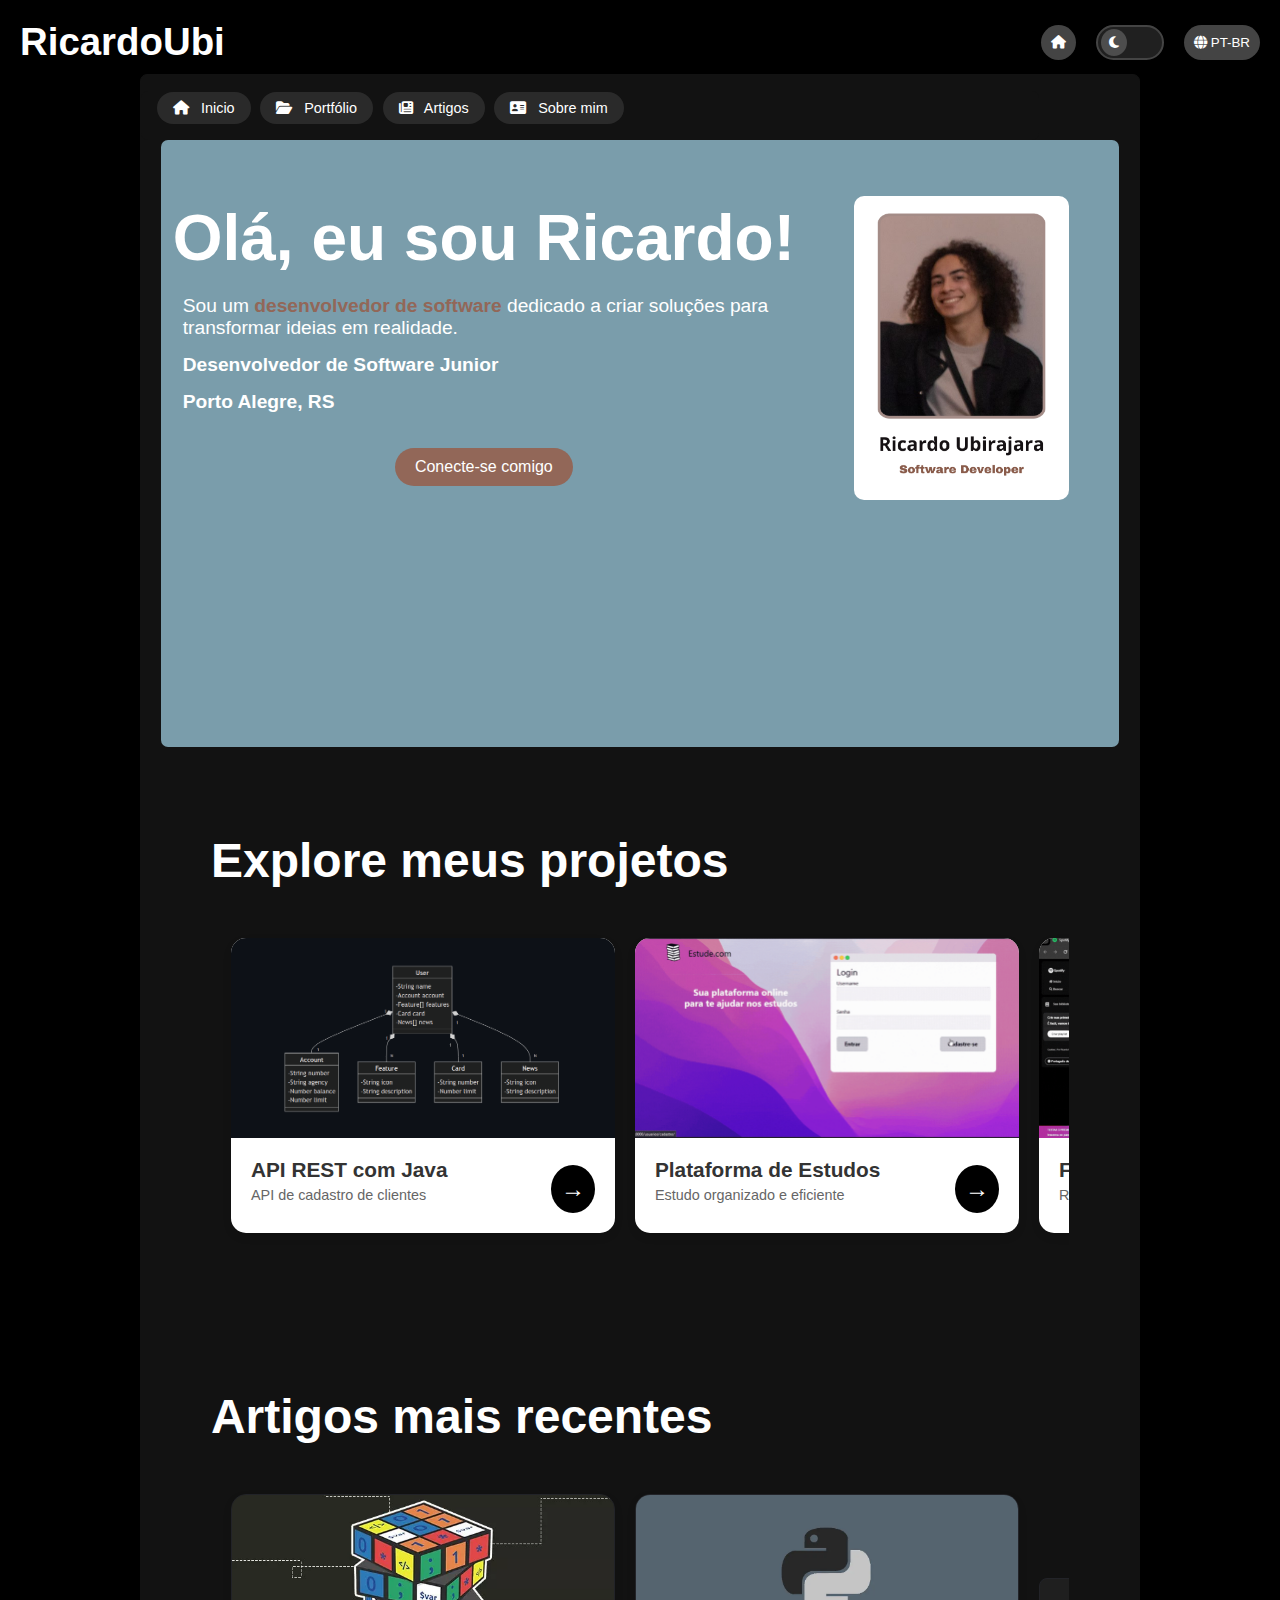
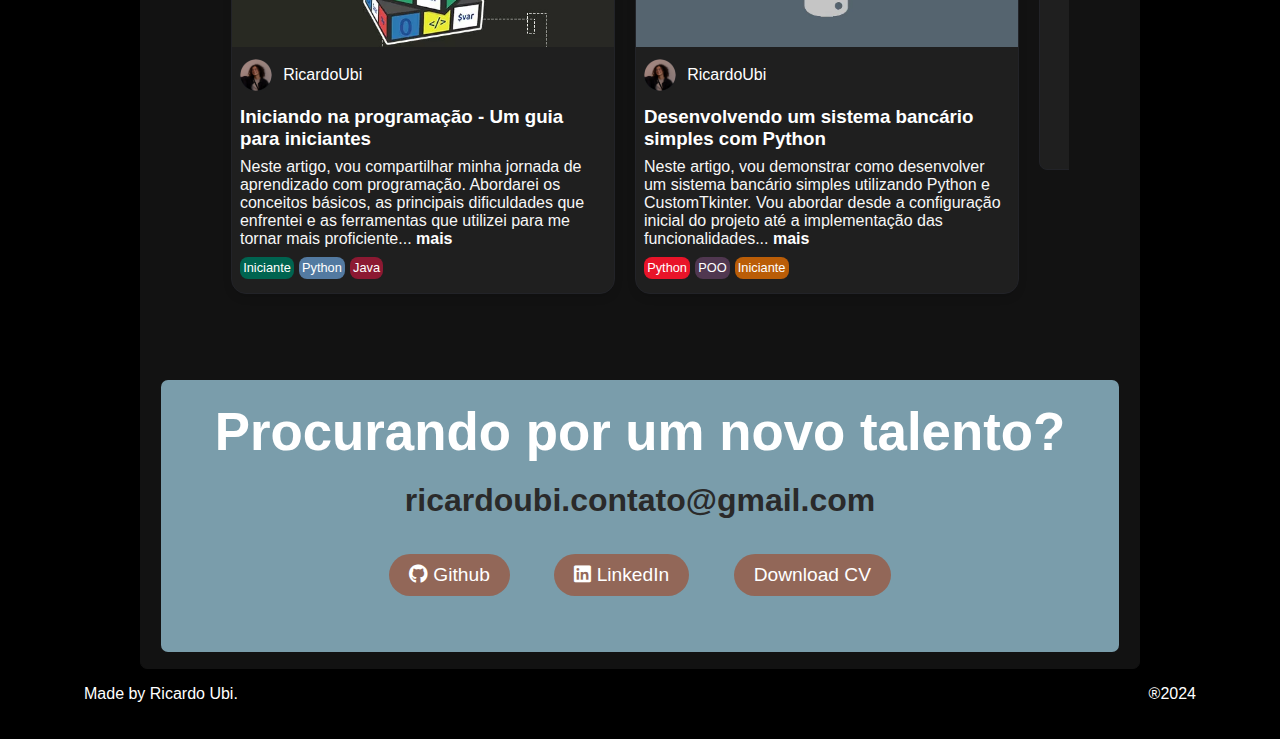
<file: index.html>
<!DOCTYPE html>
<html lang="pt-br">

<head>
    <meta charset="UTF-8">
    <meta name="viewport" content="width=device-width, initial-scale=1.0">
    <title>Ricardo Ubirajara | Software Developer</title>
    <link rel="stylesheet" href="https://cdnjs.cloudflare.com/ajax/libs/font-awesome/6.4.2/css/all.min.css">
    <link href="https://fonts.googleapis.com/css2?family=Roboto:wght@700&display=swap" rel="stylesheet">
    <link rel="stylesheet" href="assets/css/styles.css">
    <link rel="stylesheet" href="assets/css/index/styles-index.css">
    <link rel="stylesheet" href="assets/css/response.css">
    <link rel="stylesheet" href="assets/css/index/response-index.css">
</head>

<body>
    <nav class="container">
        <h1>RicardoUbi</h1>
        <ul>
            <li>
                <a class="button-home" href="/">
                    <span class="fa-solid fa-house">
                    </span>
                </a>
            </li>
            <li>
                <span class="button-theme-container">
                    <button id="theme-toggle" class="button-theme-alternative">
                        <span id="theme-icon" class="fa-solid fa-moon" style="margin-top: 0;">
                        </span>
                    </button>
                </span>
            </li>
            <li><button id="language-toggle"><span class="fa fa-globe"></span> <span id="language_select">PT-BR</span></button></li>
        </ul>
    </nav>

    <div id="language-popup" class="popup section">
        <p id="language_popup">Selecione o idioma:</p>
        <ul>
          <li>
            <button onclick="setLanguage('pt')">
                <p><strong>Português do Brasil</strong></p>
                <p>Brazilian Portuguese</p>
            </button>
            
        </li>
          <li>
            <button onclick="setLanguage('en')">
                <p><strong>English</strong></p>
                <p>English</p>
            </button>
            
        </li>
          <li>
            <button onclick="setLanguage('es')">
                <p><strong>Español de Latinoamérica</strong></p>
                <p>Latin America Spanish</p>
            </button>
            
        </li>
        </ul>
    </div>

    <div class="main">
        <section class="section redirect-pages-section" style="margin-top: 1rem;">
            <div class="redirects-button-container">
                <a href="/" class="redirect-button">
                    <i class="fa-solid fa-house"></i>
                    <span id="redirect_pages_home">Inicio</span>
                </a>
                <a href="/portfolio.html" class="redirect-button">
                    <i class="fas fa-folder-open"></i>
                    <span id="redirect_pages_portfolio">Portfólio</span>
                </a>
                <a href="/articles.html" class="redirect-button">
                    <i class="fas fa-newspaper"></i>
                    <span id="redirect_pages_articles">Artigos</span>
                </a>
                <a href="/about.html" class="redirect-button" id="about">
                    <i class="fas fa-address-card"></i>
                    <span id="redirect_pages_about_me">Sobre Mim</span>
                </a>
            </div>
        </section>

        <section class="section introdution-section" id="introdution">
            <div class="introdution-section-header">
                <div class="introdution-header-text-info">
                    <h1 id="introduction_greeting">Olá, eu sou Ricardo!</h1>
                    <p id="description">
                        <span id="introduction_description_init">Sou um</span>
                        <strong id="introduction_description_strong" style="color: #926758; ">desenvolvedor de software</strong>
                        <span id="introduction_description_final">dedicado a criar soluções para transformar ideias em realidade.</span>
                    </p>
                    <p><strong id="introduction_description_occupation">Desenvolvedor de Software Junior</strong></p>
                    <p><strong id="introduction_description_city">Porto Alegre, RS</strong></p>
                    <a href="https://www.linkedin.com/in/ricardoubi/" target="_blank">
                        <button class="introdution-conect-me" id="introduction_connect_button">Conecte-se comigo</button>
                    </a>
                </div>
                <div class="introdution-container-header-image-info" id="introduction-image-responsive">
                    <img src="assets/files/index/image-introduction.png" class="introdution-header-image-info" id="responsive-image">
                </div>
            </div>
        </section>

        <section class="section portfolio-section" id="portfolio">
            <div class="portfolio-section-header">
                <h1 id="portfolio_head">Explore meus projetos</h1>
            </div>
            <div class="scroll-container">
                <div class="portfolio-cards-container">
                    <div class="portfolio-card">
                        <div class="portfolio-card-header">
                            <img src="assets/files/index/projeto-api-java.png" alt="Peperomia Plants" class="portfolio-card-image">
                        </div>
                        <div class="portfolio-card-body">
                            <h3 id="portfolio_post_one_title">API REST com Java</h3>
                            <p id="portfolio_post_one_p">API de cadastro de clientes</p>
                            <a class="portfolio-go-project" href="https://github.com/RicardoUbi/Dio-Java_Backend_Developer/tree/main/API_REST_Nuvem_Spring_Boot">→</a>
                        </div>
                    </div>

                    <div class="portfolio-card">
                        <div class="portfolio-card-header">
                            <img src="assets/files/index/projeto-estudos.png" alt="Peperomia Plants" class="portfolio-card-image">
                        </div>
                        <div class="portfolio-card-body">
                            <h3 id="portfolio_post_two_title">Plataforma de Estudos</h3>
                            <p id="portfolio_post_two_p">Estudo organizado e eficiente</p>
                            <a class="portfolio-go-project" href="https://github.com/RicardoUbi/Plataforma-Estudos">→</a>
                        </div>
                    </div>

                    <div class="portfolio-card">
                        <div class="portfolio-card-header">
                            <img src="assets/files/index/projeto-spotify.gif" alt="Peperomia Plants" class="portfolio-card-image">
                        </div>
                        <div class="portfolio-card-body">
                            <h3 id="portfolio_post_three_title">Frontend do Spotify</h3>
                            <p id="portfolio_post_three_p">Réplica autêntica do Spotify</p>
                            <a class="portfolio-go-project" href="https://github.com/RicardoUbi/FrontEnd-Collection/tree/master/Spotify">→</a>
                        </div>
                    </div>

                    <div class="view-more" style="margin-top: 3%;">
                        <div style="margin: 3rem;">
                            <p id="portfolio_post_view_more">Explore os trabalhos mais recentes e veja a evolução em cada detalhe.</p>
                            <a style="color:#000;" href="/portfolio.html" class="btn-view-more"><strong><p id="generic_post_view_more_btn">Ver mais</p></strong></a>
                        </div>
                    </div>

                </div>
            </div>
        </section>

        <section class="section articles-section" id="articles-section">
            <div class="articles-section-header">
                <h1 id="articles_head">Artigos mais recentes</h1>
            </div>
            <div class="scroll-container scroll-articles-container">
                <div class="articles-cards-container">

                    <div class="post">
                        <div class="post-header">
                            <img class="post-background-image" src="assets/files/index/artigo-iniciando-programacao.png" alt="Imagem da publicação">
                        </div>
                        <div class="post-main">
                            <div class="user-info">
                                <img src="assets/files/index/image-profile.png" alt="Foto de perfil">
                                <span class="username">RicardoUbi</span>
                            </div>
                            <div class="post-content">
                                <h3 id="articles_post_one_title">Iniciando na programação - Um guia para iniciantes</h3>
                                <p><span id="articles_post_one_p">Neste artigo, vou compartilhar minha jornada de aprendizado com programação. Abordarei os conceitos básicos, as principais dificuldades que enfrentei e as ferramentas que utilizei para me tornar mais proficiente...</span><a Style="text-decoration: none;"href="assets/pages/articles/programming-for-beginners.html"> <Strong id="articles_post_more_btn">mais</strong></a></p>
                            </div>
                            <div class="post-stats">
                                <span class="post-tags tag1">Iniciante</span>
                                <span class="post-tags tag6">Python</span>
                                <span class="post-tags tag4">Java</span>
                            </div>
                        </div>
                        
                    </div>
    
                    <div class="post">
                        <div class="post-header">
                            <img class="post-background-image" src="assets/files/index/artigo-desenvolvendo-python.png" alt="Imagem da publicação">
                        </div>
                        <div class="post-main">
                            <div class="user-info">
                                <img src="assets/files/index/image-profile.png" alt="Foto de perfil">
                                <span class="username">RicardoUbi</span>
                            </div>
                            <div class="post-content">
                                <h3 id="articles_post_two_title">Desenvolvendo um sistema bancário simples com Python</h3>
                                <p><span id="articles_post_two_p">Neste artigo, vou demonstrar como desenvolver um sistema bancário simples utilizando Python e CustomTkinter. Vou abordar desde a configuração inicial do projeto até a implementação das funcionalidades...</span><a Style="text-decoration: none;"href="assets/pages/articles/development-simple-system-py.html"> <Strong id="articles_post_more_btn">mais</Strong></a></p>
                            </div>
                            <div class="post-stats">
                                <span class="post-tags tag10">Python</span>
                                <span class="post-tags tag11">POO</span>
                                <span class="post-tags tag13">Iniciante</span>
                            </div>
                        </div>
                        
                    </div>
                    
                    <div class="view-more article-more">
                        <div style="margin: 3rem;">
                            <p id="articles_post_view_more">Explore os artigos mais recentes.</p>
                            <a class="btn-view-more" style="color:#fff;" href="/articles.html"><strong><p id="generic_post_view_more_btn">Ver mais</p></strong></a>
                        </div>
                    </div>

                </div>
            </div>
        </section>
        
        <section class="section contact-section" id="footer">
            <div class="contact-section-header">
                <h1 id="contacts_head">Procurando por um novo talento?</h1>
                    <strong><a class="contact-redirect-email" href="mailto:ricardoubi.contato@gmail.com">ricardoubi.contato@gmail.com</a></strong>
                    <div>
                        <a class="contact-btn-redirect" href="https://github.com/RicardoUbi" target="_blank"><i class="fa-brands fa-github"></i> Github</a>
                        <a class="contact-btn-redirect" href="https://www.linkedin.com/in/ricardoubi/" target="_blank"><i class="fa-brands fa-linkedin"></i> LinkedIn</a>
                        <a class="contact-btn-redirect" href="assets/files/index/CV - RicardoUbi.pdf" target="_blank">Download CV</a>
                    </div>
            </div>
        </section>
            
        <script src="assets/js/script.js"></script>
        <script src="assets/js/index/script-index.js"></script>
    </div>
    <footer>
        <div class="footer-info">
            <span>Made by Ricardo Ubi.</span>
            <span>&reg2024</span>
        </div>
    </footer>
</body>

</html>
</file>
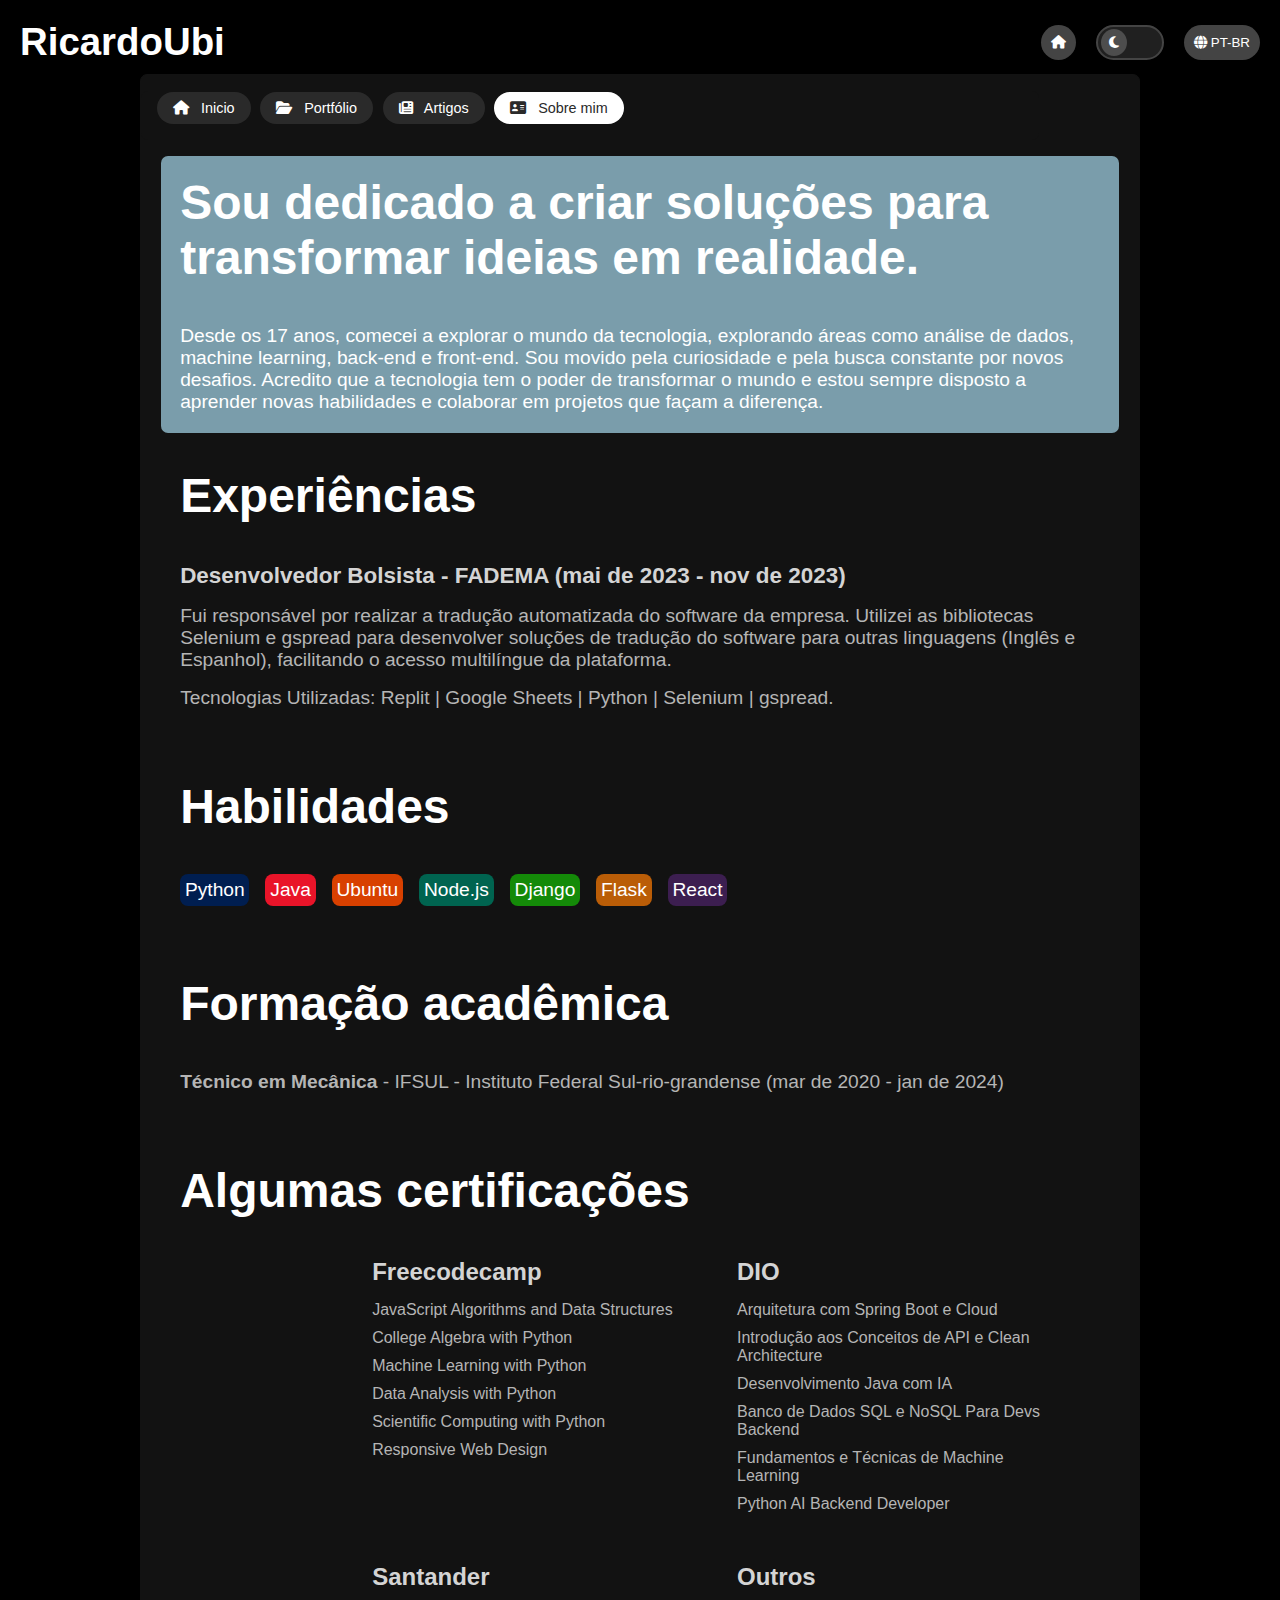
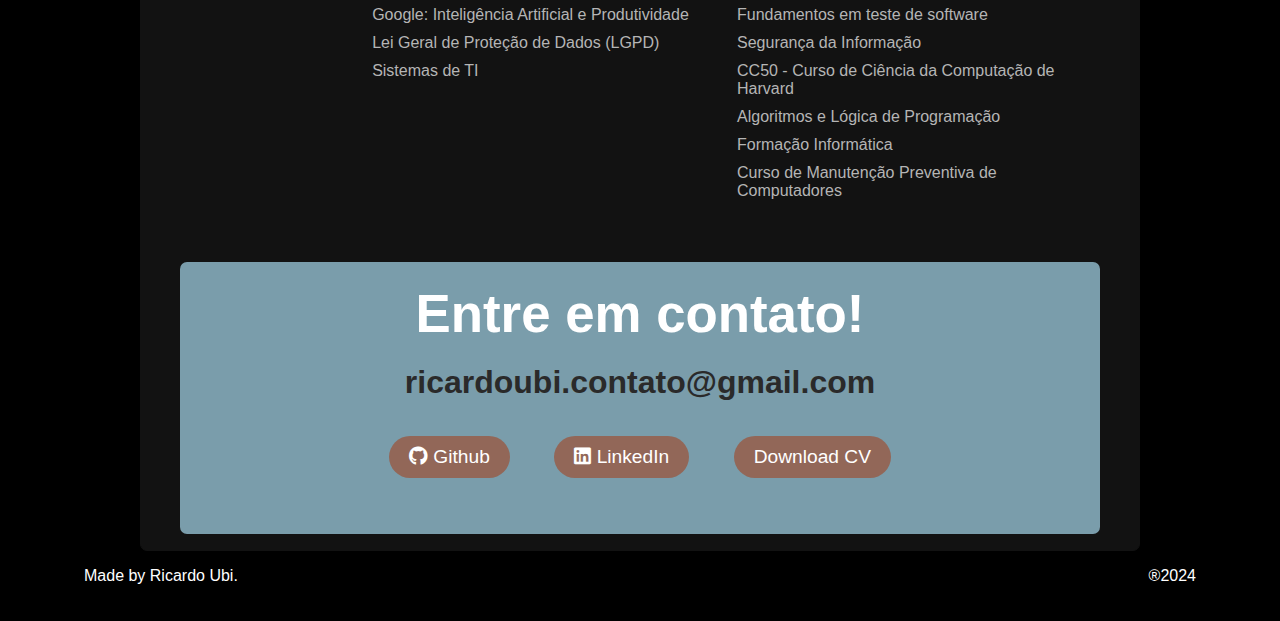
<file: about.html>
<!DOCTYPE html>
<html lang="pt-br">

<head>
    <meta charset="UTF-8">
    <meta name="viewport" content="width=device-width, initial-scale=1.0">
    <title>Ricardo Ubirajara | Software Developer Portfolio</title>
    <link rel="stylesheet" href="https://cdnjs.cloudflare.com/ajax/libs/font-awesome/6.4.2/css/all.min.css">
    <link href="https://fonts.googleapis.com/css2?family=Roboto:wght@700&display=swap" rel="stylesheet">
    <link rel="stylesheet" href="assets/css/styles.css">
    <link rel="stylesheet" href="assets/css/response.css">
    <link rel="stylesheet" href="assets/css/about/styles-about.css">
    <link rel="stylesheet" href="assets/css/about/response-about.css">
</head>

<body>
    <nav class="container">
        <h1>RicardoUbi</h1>
        <ul>
            <li>
                <a class="button-home" href="/">
                    <span class="fa-solid fa-house">
                    </span>
                </a>
            </li>
            <li>
                <span class="button-theme-container">
                    <button id="theme-toggle" class="button-theme-alternative">
                        <span id="theme-icon" class="fa-solid fa-moon" style="margin-top: 0;">
                        </span>
                    </button>
                </span>
            </li>
            <li><button id="language-toggle"><span class="fa fa-globe"></span> <span id="language_select">PT-BR</span></button></li>
        </ul>
    </nav>

    <div id="language-popup" class="popup section">
        <p id="language_popup">Selecione o idioma:</p>
        <ul>
          <li>
            <button onclick="setLanguage('pt')">
                <p><strong>Português do Brasil</strong></p>
                <p>Brazilian Portuguese</p>
            </button>
            
        </li>
          <li>
            <button onclick="setLanguage('en')">
                <p><strong>English</strong></p>
                <p>English</p>
            </button>
            
        </li>
          <li>
            <button onclick="setLanguage('es')">
                <p><strong>Español de Latinoamérica</strong></p>
                <p>Latin America Spanish</p>
            </button>
            
        </li>
        </ul>
    </div>

    <div class="main">
        <section class="section redirect-pages-section" style="margin-top: 1rem;">
            <div class="redirects-button-container">
                <a href="/" class="redirect-button">
                    <i class="fa-solid fa-house"></i>
                    <span id="redirect_pages_home">Inicio</span>
                </a>
                <a href="/portfolio.html" class="redirect-button">
                    <i class="fas fa-folder-open"></i>
                    <span id="redirect_pages_portfolio">Portfólio</span>
                </a>
                <a href="/articles.html" class="redirect-button">
                    <i class="fas fa-newspaper"></i>
                    <span id="redirect_pages_articles">Artigos</span>
                </a>
                <a href="/about.html" class="redirect-button" id="about">
                    <i class="fas fa-address-card"></i>
                    <span id="redirect_pages_about_me">Sobre Mim</span>
                </a>
            </div>
        </section>

        <div class="section about-section">
            <!-- Cabeçalho da Seção -->
            <section class="about-section-header">
                <h1 class="about-title">Sou dedicado a criar soluções para transformar ideias em realidade.</h1>
                <p class="about-description">
                    Desde os 17 anos, comecei a explorar o mundo da tecnologia, explorando áreas como análise de dados, machine learning, back-end e front-end. 
                    Sou movido pela curiosidade e pela busca constante por novos desafios. 
                    Acredito que a tecnologia tem o poder de transformar o mundo e estou sempre disposto a aprender novas habilidades e colaborar em projetos que façam a diferença.
                </p>
            </section>

             <!-- Seção de Experiencias -->
            <section class="about-section-experience">
                <h2>Experiências</h2>
                <ul class="experience-list">
                    <li>
                        <h3><strong>Desenvolvedor Bolsista</strong> - FADEMA (mai de 2023 - nov de 2023)</h3>
                        <p>Fui responsável por realizar a tradução automatizada do software da empresa. Utilizei as bibliotecas Selenium e gspread para desenvolver soluções de tradução do software para outras linguagens (Inglês e Espanhol), facilitando o acesso multilíngue da plataforma.</p>
                        <p>Tecnologias Utilizadas: Replit | Google Sheets | Python | Selenium | gspread.</p>
                    </li>
                </ul>
            </section>

            <!-- Seção de Habilidades -->
            <section class="about-section-skills">
                <h2>Habilidades</h2>
                <ul class="skills-list">
                    <li class="tag14">Python</li>
                    <li class="tag10">Java</li>
                    <li class="tag12">Ubuntu</li>
                    <li class="tag1">Node.js</li>
                    <li class="tag8">Django</li>
                    <li class="tag13">Flask</li>
                    <li class="tag15">React</li>
                </ul>
            </section>
                
            <!-- Seção de Formação Academica -->
            <section class="about-section-academic">
                <h2>Formação acadêmica</h2>
                <ul class="academic-list">
                    <li><strong>Técnico em Mecânica</strong> - IFSUL - Instituto Federal Sul-rio-grandense (mar de 2020 - jan de 2024) </li>
                </ul>
            </section>
        
            <!-- Seção de Cursos -->
            <section class="about-section-courses">
                <h2>Algumas certificações</h2>
                <div class="skills-grid">
                    <div class="skill-category">
                        <h2>Freecodecamp</h2>
                        <ul>
                            <li>JavaScript Algorithms and Data Structures</li>
                            <li>College Algebra with Python</li>
                            <li>Machine Learning with Python</li>
                            <li>Data Analysis with Python</li>
                            <li>Scientific Computing with Python</li>
                            <li>Responsive Web Design</li>
                        </ul>
                    </div>
                    <div class="skill-category">
                        <h2>DIO</h2>
                        <ul>
                            <li>Arquitetura com Spring Boot e Cloud</li>
                            <li>Introdução aos Conceitos de API e Clean Architecture</li>
                            <li>Desenvolvimento Java com IA</li>
                            <li>Banco de Dados SQL e NoSQL Para Devs Backend</li>
                            <li>Fundamentos e Técnicas de Machine Learning</li>
                            <li>Python AI Backend Developer</li>
                        </ul>
                    </div>
                    <div class="skill-category">
                        <h2>Santander</h2>
                        <ul>
                            <li>Google: Inteligência Artificial e Produtividade</li>
                            <li>Lei Geral de Proteção de Dados (LGPD)</li>
                            <li>Sistemas de TI</li>
                        </ul>
                    </div>
                    <div class="skill-category">
                        <h2>Outros</h2>
                        <ul>
                            <li>Fundamentos em teste de software</li>
                            <li>Segurança da Informação</li>
                            <li>CC50 - Curso de Ciência da Computação de Harvard</li>
                            <li>Algoritmos e Lógica de Programação</li>
                            <li>Formação Informática</li>
                            <li>Curso de Manutenção Preventiva de Computadores</li>
                        </ul>
                    </div>
                </div>
            </section>

            <section class="section contact-section" id="footer">
                <div class="contact-section-header">
                        <h1>Entre em contato!</h1>
                        <strong><a class="contact-redirect-email" href="mailto:ricardoubi.contato@gmail.com">ricardoubi.contato@gmail.com</a></strong>
                        <div>
                            <a class="contact-btn-redirect" href="https://github.com/RicardoUbi" target="_blank"><i class="fa-brands fa-github"></i> Github</a>
                            <a class="contact-btn-redirect" href="https://www.linkedin.com/in/ricardoubi/" target="_blank"><i class="fa-brands fa-linkedin"></i> LinkedIn</a>
                            <a class="contact-btn-redirect" href="assets/files/index/CV - RicardoUbi.pdf" target="_blank">Download CV</a>
                        </div>
                </div>
            </section>

        </div>
        
        <script src="assets/js/script.js"></script>
        <script src="assets/js/index/script-index.js"></script>
    </div>
<footer>
    <div class="footer-info">
        <span>Made by Ricardo Ubi.</span>
        <span>&reg2024</span>
    </div>
</footer>
</body>

</html>
</file>
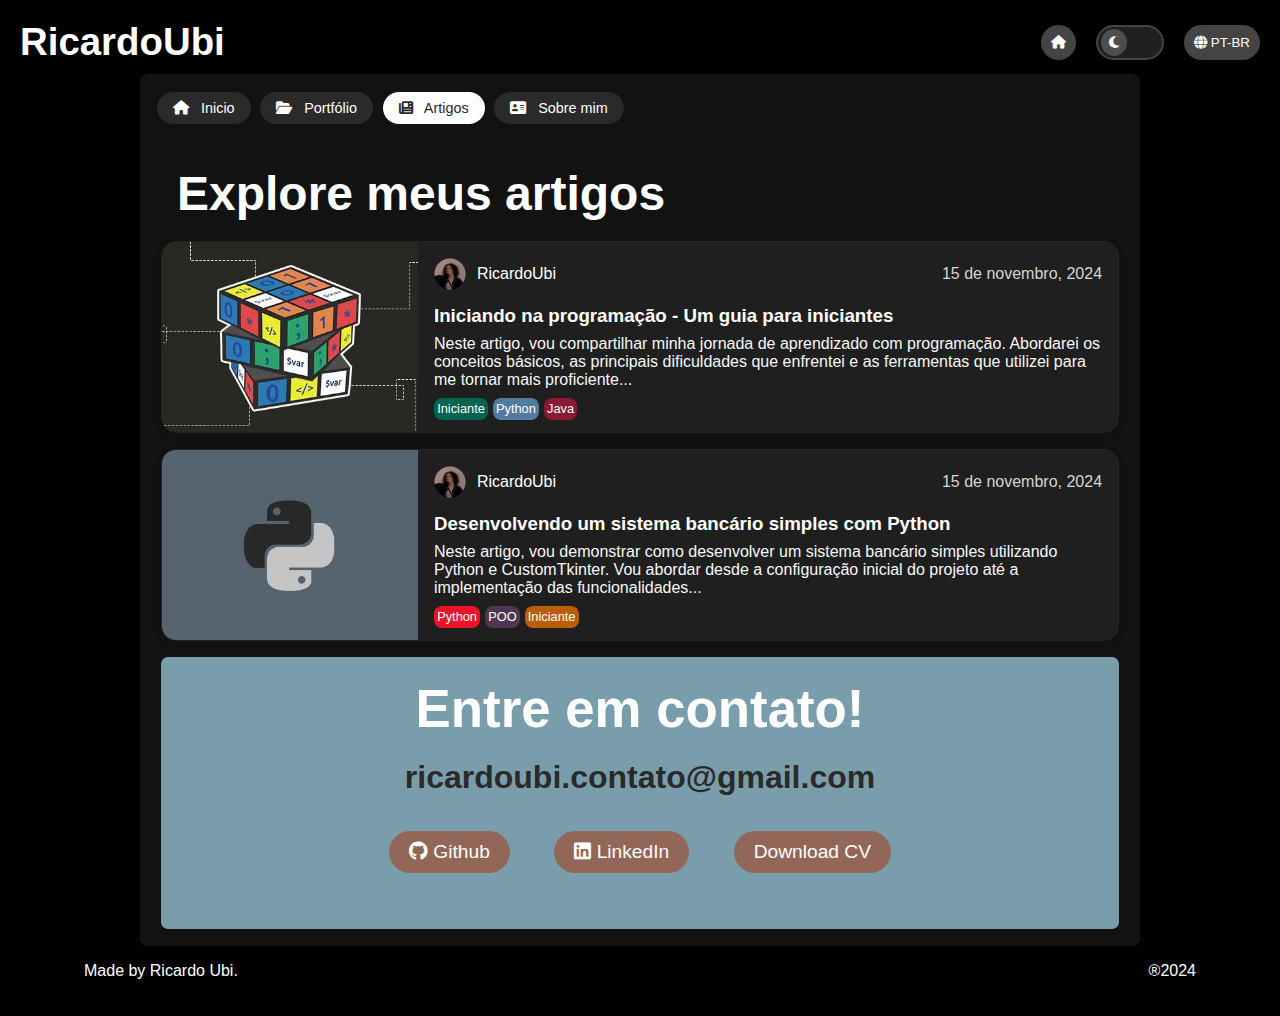
<file: articles.html>
<!DOCTYPE html>
<html lang="pt-br">

<head>
    <meta charset="UTF-8">
    <meta name="viewport" content="width=device-width, initial-scale=1.0">
    <title>Ricardo Ubirajara | Software Developer Portfolio</title>
    <link rel="stylesheet" href="https://cdnjs.cloudflare.com/ajax/libs/font-awesome/6.4.2/css/all.min.css">
    <link href="https://fonts.googleapis.com/css2?family=Roboto:wght@700&display=swap" rel="stylesheet">
    <link rel="stylesheet" href="assets/css/styles.css">
    <link rel="stylesheet" href="assets/css/response.css">
    <link rel="stylesheet" href="assets/css/articles/style-articles.css">
    <link rel="stylesheet" href="assets/css/articles/response-articles.css">
</head>

<body>
    <nav class="container">
        <h1>RicardoUbi</h1>
        <ul>
            <li>
                <a class="button-home" href="/">
                    <span class="fa-solid fa-house">
                    </span>
                </a>
            </li>
            <li>
                <span class="button-theme-container">
                    <button id="theme-toggle" class="button-theme-alternative">
                        <span id="theme-icon" class="fa-solid fa-moon" style="margin-top: 0;">
                        </span>
                    </button>
                </span>
            </li>
            <li><button id="language-toggle"><span class="fa fa-globe"></span> <span id="language_select">PT-BR</span></button></li>
        </ul>
    </nav>

    <div id="language-popup" class="popup section">
        <p id="language_popup">Selecione o idioma:</p>
        <ul>
          <li>
            <button onclick="setLanguage('pt')">
                <p><strong>Português do Brasil</strong></p>
                <p>Brazilian Portuguese</p>
            </button>
            
        </li>
          <li>
            <button onclick="setLanguage('en')">
                <p><strong>English</strong></p>
                <p>English</p>
            </button>
            
        </li>
          <li>
            <button onclick="setLanguage('es')">
                <p><strong>Español de Latinoamérica</strong></p>
                <p>Latin America Spanish</p>
            </button>
            
        </li>
        </ul>
    </div>

    <div class="main">
        <section class="section redirect-pages-section" style="margin-top: 1rem;">
            <div class="redirects-button-container">
                <a href="/" class="redirect-button">
                    <i class="fa-solid fa-house"></i>
                    <span id="redirect_pages_home">Inicio</span>
                </a>
                <a href="/portfolio.html" class="redirect-button">
                    <i class="fas fa-folder-open"></i>
                    <span id="redirect_pages_portfolio">Portfólio</span>
                </a>
                <a href="/articles.html" class="redirect-button">
                    <i class="fas fa-newspaper"></i>
                    <span id="redirect_pages_articles">Artigos</span>
                </a>
                <a href="/about.html" class="redirect-button" id="about">
                    <i class="fas fa-address-card"></i>
                    <span id="redirect_pages_about_me">Sobre Mim</span>
                </a>
            </div>
        </section>

        <section class="section articles-section">
            <div class="articles-section-header">
                <h1>Explore meus artigos</h1>
            </div>
            <div class="articles-cards-container">
    
                <div class="post">
                    <a href="assets/pages/articles/programming-for-beginners.html">
                    <div class="post-header">
                        <img class="post-background-image" src="assets/files/index/artigo-iniciando-programacao.png" alt="Imagem da publicação">
                    </div>
                    <div class="post-main">
                        
                        <div class="user-info">
                            <img src="assets/files/index/image-profile.png" alt="Foto de perfil">
                            <span class="username">RicardoUbi</span>
                            <div class="post-date">
                                <p>15 de novembro, 2024</p>
                            </div>
                        </div>
                        <div class="post-content">
                            <h3 id="articles_post_one_title">Iniciando na programação - Um guia para iniciantes</h3>
                            <p><span id="articles_post_one_p">Neste artigo, vou compartilhar minha jornada de aprendizado com programação. Abordarei os conceitos básicos, as principais dificuldades que enfrentei e as ferramentas que utilizei para me tornar mais proficiente...</p>
                        </div>
                        <div class="post-stats">
                            <span class="post-tags tag1">Iniciante</span>
                            <span class="post-tags tag6">Python</span>
                            <span class="post-tags tag4">Java</span>
                        </div>
                    </div>
                    </a>
                </div>

                <div class="post">
                    <a href="assets/pages/articles/development-simple-system-py.html">
                    <div class="post-header">
                        <img class="post-background-image" src="assets/files/index/artigo-desenvolvendo-python.png" alt="Imagem da publicação">
                    </div>
                    <div class="post-main">
                        <div class="user-info">
                            <img src="assets/files/index/image-profile.png" alt="Foto de perfil">
                            <span class="username">RicardoUbi</span>
                            <div class="post-date">
                                <p>15 de novembro, 2024</p>
                            </div>
                        </div>
                        <div class="post-content">
                            <h3 id="articles_post_two_title">Desenvolvendo um sistema bancário simples com Python</h3>
                            <p><span id="articles_post_two_p">Neste artigo, vou demonstrar como desenvolver um sistema bancário simples utilizando Python e CustomTkinter. Vou abordar desde a configuração inicial do projeto até a implementação das funcionalidades...</p>
                        </div>
                        <div class="post-stats">
                            <span class="post-tags tag10">Python</span>
                            <span class="post-tags tag11">POO</span>
                            <span class="post-tags tag13">Iniciante</span>
                        </div>
                    </div>
                    </a>
                    
                </div>

            </div>
        </section>


        <section class="section contact-section" id="footer">
            <div class="contact-section-header">
                    <h1>Entre em contato!</h1>
                    <strong><a class="contact-redirect-email" href="mailto:ricardoubi.contato@gmail.com">ricardoubi.contato@gmail.com</a></strong>
                    <div>
                        <a class="contact-btn-redirect" href="https://github.com/RicardoUbi" target="_blank"><i class="fa-brands fa-github"></i> Github</a>
                        <a class="contact-btn-redirect" href="https://www.linkedin.com/in/ricardoubi/" target="_blank"><i class="fa-brands fa-linkedin"></i> LinkedIn</a>
                        <a class="contact-btn-redirect" href="assets/files/index/CV - RicardoUbi.pdf" target="_blank">Download CV</a>
                    </div>
            </div>
        </section>
        
        <script src="assets/js/script.js"></script>
        <script src="assets/js/index/script-index.js"></script>
    </div>
<footer>
    <div class="footer-info">
        <span>Made by Ricardo Ubi.</span>
        <span>&reg2024</span>
    </div>
</footer>
</body>

</html>
</file>
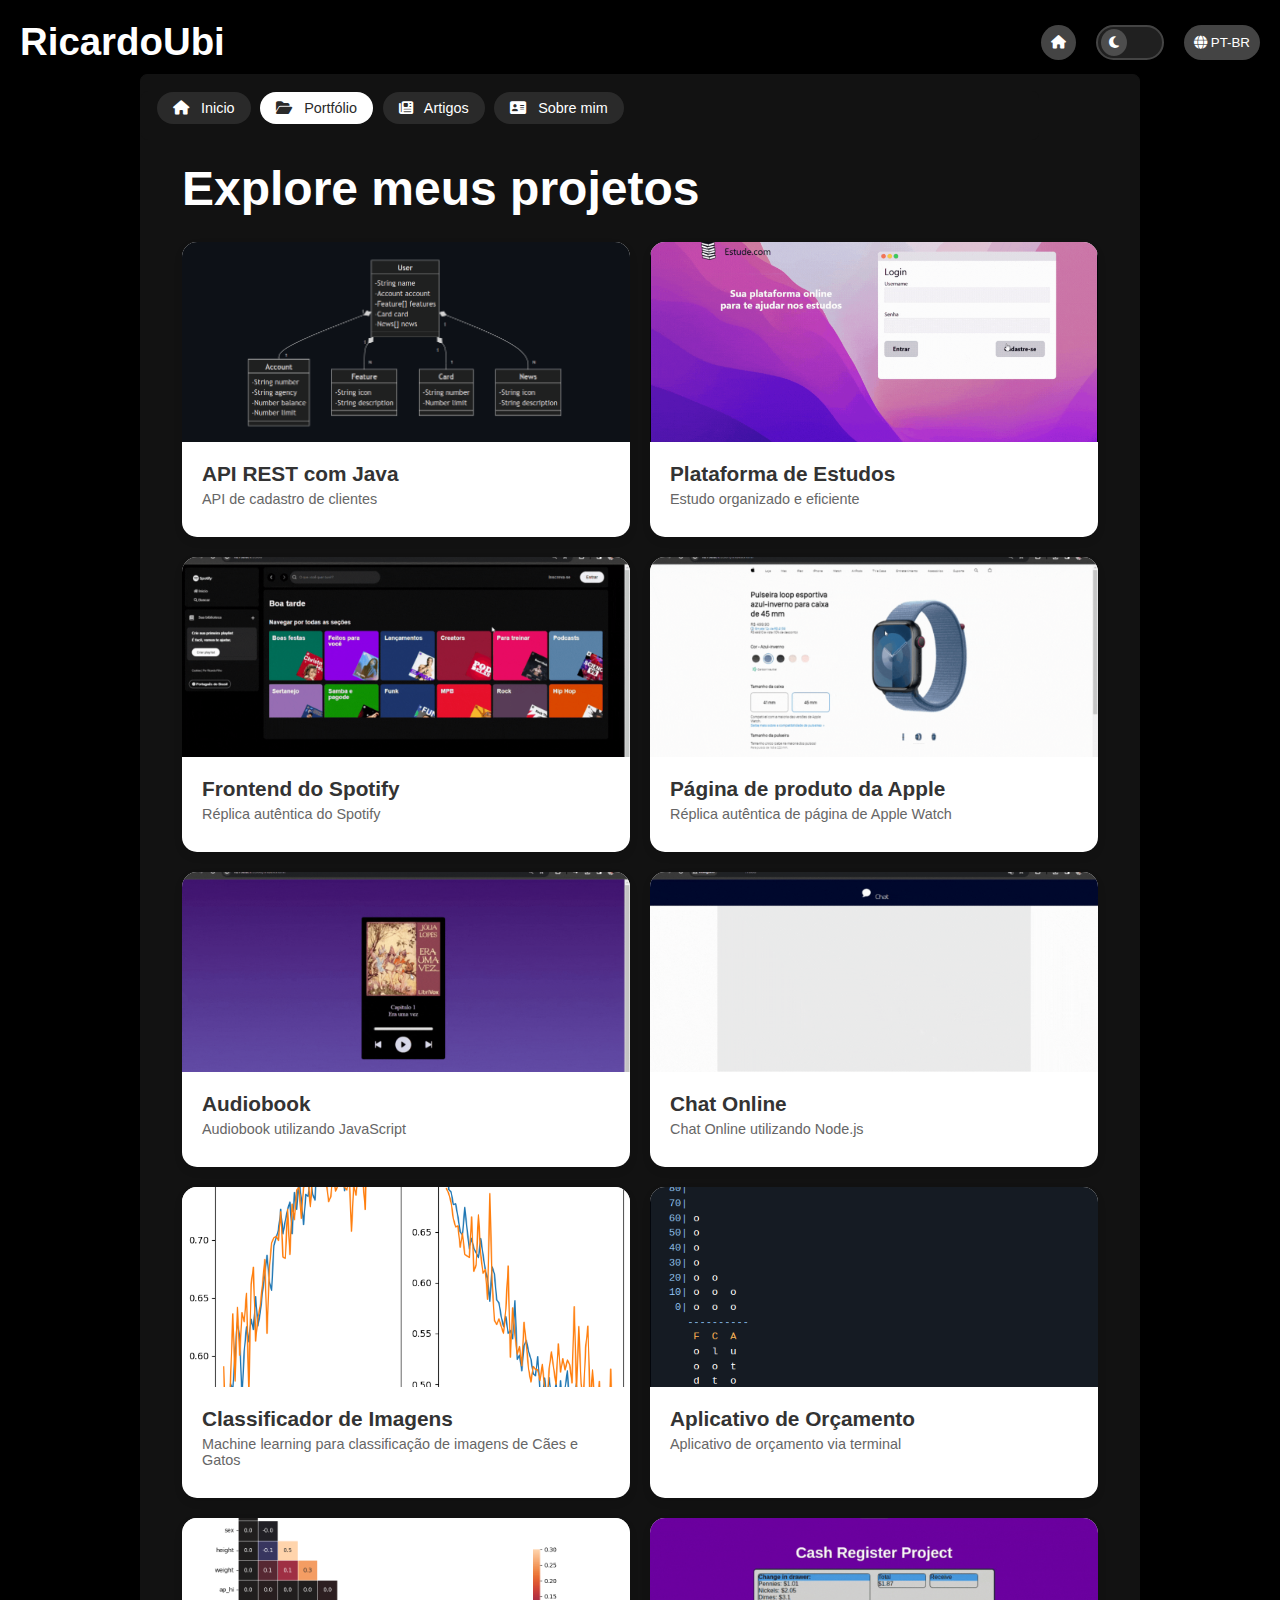
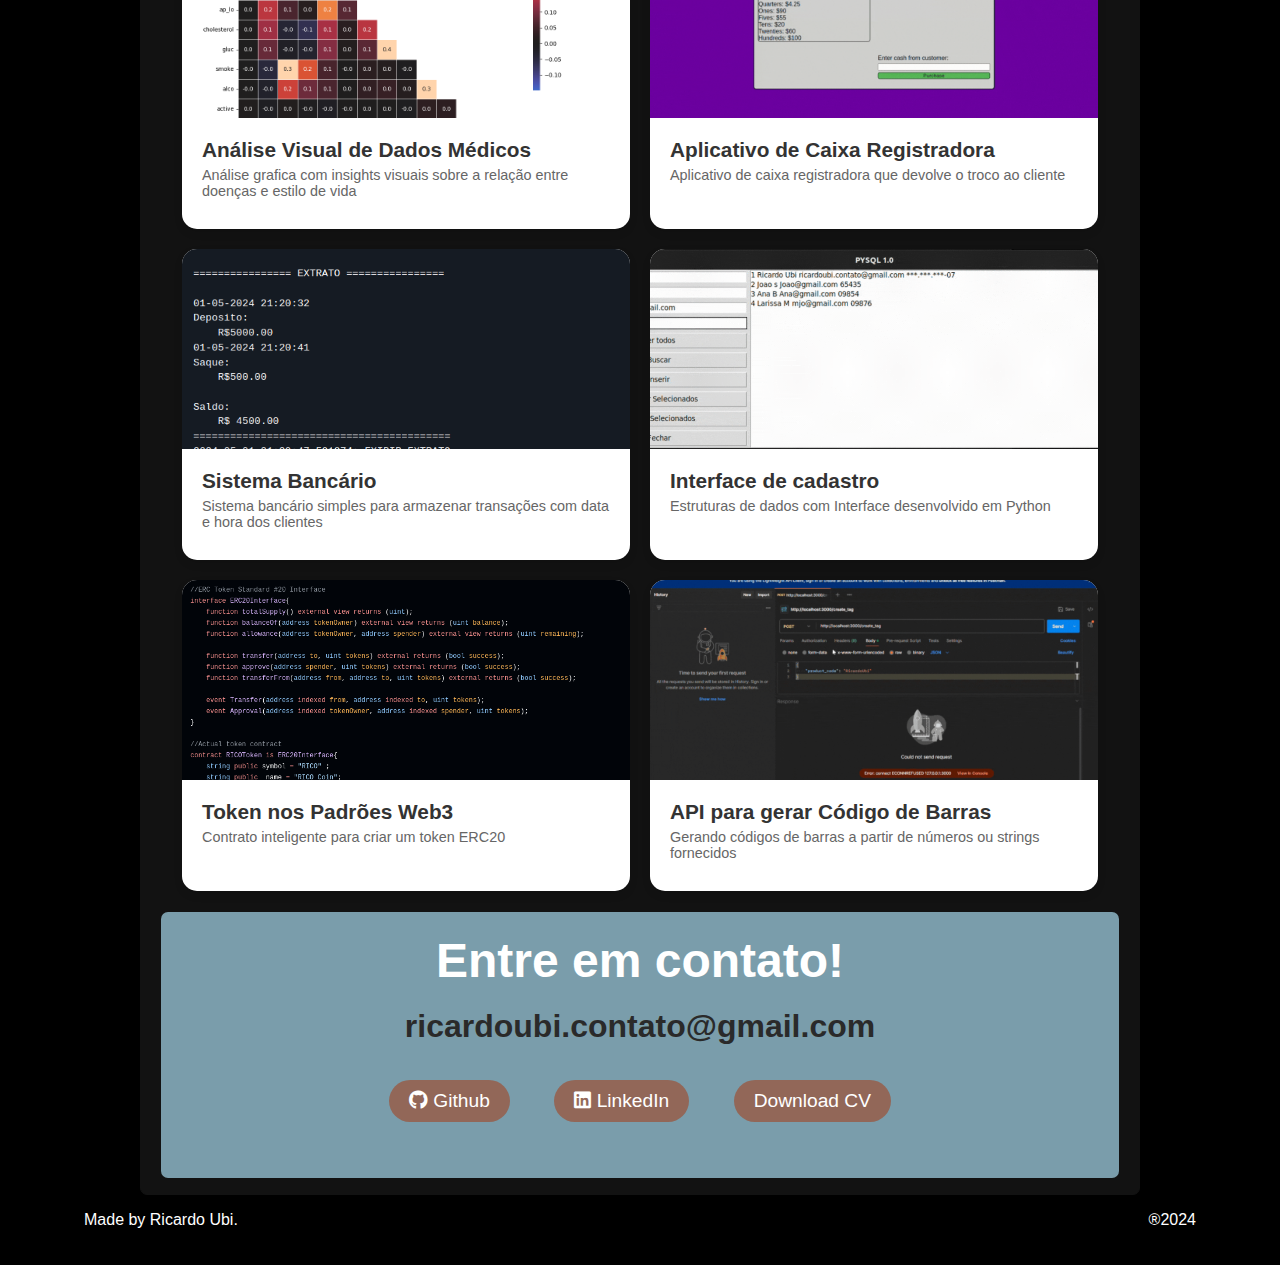
<file: portfolio.html>
<!DOCTYPE html>
<html lang="pt-br">

<head>
    <meta charset="UTF-8">
    <meta name="viewport" content="width=device-width, initial-scale=1.0">
    <title>Ricardo Ubirajara | Software Developer Portfolio</title>
    <link rel="stylesheet" href="https://cdnjs.cloudflare.com/ajax/libs/font-awesome/6.4.2/css/all.min.css">
    <link href="https://fonts.googleapis.com/css2?family=Roboto:wght@700&display=swap" rel="stylesheet">
    <link rel="stylesheet" href="assets/css/styles.css">
    <link rel="stylesheet" href="assets/css/response.css">
    <link rel="stylesheet" href="assets/css/portfolio/styles-portfolio.css">
    <link rel="stylesheet" href="assets/css/portfolio/response-portfolio.css">
</head>

<body>
    <nav class="container">
        <h1>RicardoUbi</h1>
        <ul>
            <li>
                <a class="button-home" href="/">
                    <span class="fa-solid fa-house">
                    </span>
                </a>
            </li>
            <li>
                <span class="button-theme-container">
                    <button id="theme-toggle" class="button-theme-alternative">
                        <span id="theme-icon" class="fa-solid fa-moon" style="margin-top: 0;">
                        </span>
                    </button>
                </span>
            </li>
            <li><button id="language-toggle"><span class="fa fa-globe"></span> <span id="language_select">PT-BR</span></button></li>
        </ul>
    </nav>

    <div id="language-popup" class="popup section">
        <p id="language_popup">Selecione o idioma:</p>
        <ul>
          <li>
            <button onclick="setLanguage('pt')">
                <p><strong>Português do Brasil</strong></p>
                <p>Brazilian Portuguese</p>
            </button>
            
        </li>
          <li>
            <button onclick="setLanguage('en')">
                <p><strong>English</strong></p>
                <p>English</p>
            </button>
            
        </li>
          <li>
            <button onclick="setLanguage('es')">
                <p><strong>Español de Latinoamérica</strong></p>
                <p>Latin America Spanish</p>
            </button>
            
        </li>
        </ul>
    </div>

    <div class="main">
        <section class="section redirect-pages-section" style="margin-top: 1rem;">
            <div class="redirects-button-container">
                <a href="/" class="redirect-button">
                    <i class="fa-solid fa-house"></i>
                    <span id="redirect_pages_home">Inicio</span>
                </a>
                <a href="/portfolio.html" class="redirect-button">
                    <i class="fas fa-folder-open"></i>
                    <span id="redirect_pages_portfolio">Portfólio</span>
                </a>
                <a href="/articles.html" class="redirect-button">
                    <i class="fas fa-newspaper"></i>
                    <span id="redirect_pages_articles">Artigos</span>
                </a>
                <a href="/about.html" class="redirect-button" id="about">
                    <i class="fas fa-address-card"></i>
                    <span id="redirect_pages_about_me">Sobre Mim</span>
                </a>
            </div>
        </section>

        <section class="section portfolio-section">
            <div class="portfolio-section-header">
                <h1>Explore meus projetos</h1> 
            </div>
            <div class="portfolio-cards-container">
                <div class="portfolio-card">
                    <a style="text-decoration: none;" href="https://github.com/RicardoUbi/Dio-Java_Backend_Developer/tree/main/API_REST_Nuvem_Spring_Boot">
                    <div class="portfolio-card-header">
                        <img src="assets/files/index/projeto-api-java.png" alt="Diagrama do sistema" class="portfolio-card-image">
                    </div>
                    <div class="portfolio-card-body">
                        <h3 id="portfolio_post_one_title">API REST com Java</h3>
                        <p id="portfolio_post_one_p">API de cadastro de clientes</p>
                    </div>
                    </a>
                </div>

                <div class="portfolio-card">
                    <a style="text-decoration: none;" href="https://github.com/RicardoUbi/Plataforma-Estudos">
                    <div class="portfolio-card-header">
                        <img src="assets/files/index/projeto-estudos.png" alt="Tela de login da plataforma" class="portfolio-card-image">
                    </div>
                    <div class="portfolio-card-body">
                        <h3 id="portfolio_post_two_title">Plataforma de Estudos</h3>
                        <p id="portfolio_post_two_p">Estudo organizado e eficiente</p>
                    </div>
                    </a>
                </div>

                <div class="portfolio-card">
                    <a style="text-decoration: none;" href="https://github.com/RicardoUbi/FrontEnd-Collection/tree/master/Spotify">
                    <div class="portfolio-card-header">
                        <img src="assets/files/index/projeto-spotify.gif" alt="Tela inicial do spotify" class="portfolio-card-image">
                    </div>
                    <div class="portfolio-card-body">
                        <h3 id="portfolio_post_three_title">Frontend do Spotify</h3>
                        <p id="portfolio_post_three_p">Réplica autêntica do Spotify</p>
                    </div>
                    </a>
                </div>

                <div class="portfolio-card">
                    <a style="text-decoration: none;" href="https://github.com/RicardoUbi/FrontEnd-Collection/tree/master/AppleWatch">
                    <div class="portfolio-card-header">
                        <img src="assets/files/portfolio/projeto-apple.gif" alt="Tela de produto" class="portfolio-card-image">
                    </div>
                    <div class="portfolio-card-body">
                        <h3>Página de produto da Apple</h3>
                        <p>Réplica autêntica de página de Apple Watch</p>
                    </div>
                    </a>
                </div>

                <div class="portfolio-card">
                    <a style="text-decoration: none;" href="https://github.com/RicardoUbi/FrontEnd-Collection/tree/master/AudioBook">
                    <div class="portfolio-card-header">
                        <img src="assets/files/portfolio/projeto-audiobook.gif" alt="Tela de audiobook" class="portfolio-card-image">
                    </div>
                    <div class="portfolio-card-body">
                        <h3>Audiobook</h3>
                        <p>Audiobook utilizando JavaScript</p>
                    </div>
                    </a>
                </div>

                <div class="portfolio-card">
                    <a style="text-decoration: none;" href="https://github.com/RicardoUbi/FrontEnd-Collection/tree/master/Chat">
                    <div class="portfolio-card-header">
                        <img src="assets/files/portfolio/projeto-chat.gif" alt="Tela de chat" class="portfolio-card-image">
                    </div>
                    <div class="portfolio-card-body">
                        <h3>Chat Online</h3>
                        <p>Chat Online utilizando Node.js</p>
                    </div>
                    </a>
                </div>

                <div class="portfolio-card">
                    <a style="text-decoration: none;" href="https://github.com/RicardoUbi/ProjetosFreeCodeCamp/tree/main/MachineLearningPython/fcc_cat_dog">
                    <div class="portfolio-card-header">
                        <img src="assets/files/portfolio/projeto-machine-cat.png" alt="Grafico de assertividade do modelo" class="portfolio-card-image">
                    </div>
                    <div class="portfolio-card-body">
                        <h3>Classificador de Imagens</h3>
                        <p>Machine learning para classificação de imagens de Cães e Gatos</p>
                    </div>
                    </a>
                </div>

                <div class="portfolio-card">
                    <a style="text-decoration: none;" href="https://github.com/RicardoUbi/ProjetosFreeCodeCamp/tree/main/ScientificComputingPython/boilerplate-budget-app">
                    <div class="portfolio-card-header">
                        <img src="assets/files/portfolio/projeto-app-orcamento.png" alt="Terminal do app" class="portfolio-card-image">
                    </div>
                    <div class="portfolio-card-body">
                        <h3>Aplicativo de Orçamento</h3>
                        <p>Aplicativo de orçamento via terminal</p>
                    </div>
                    </a>
                </div>

                <div class="portfolio-card">
                    <a style="text-decoration: none;" href="https://github.com/RicardoUbi/ProjetosFreeCodeCamp/tree/main/DataAnalysisPython/boilerplate-medical-data-visualizer">
                    <div class="portfolio-card-header">
                        <img src="assets/files/portfolio/projeto-heatmap.png" alt="Grafico de dados médicos" class="portfolio-card-image">
                    </div>
                    <div class="portfolio-card-body">
                        <h3>Análise Visual de Dados Médicos</h3>
                        <p>Análise grafica com insights visuais sobre a relação entre doenças e estilo de vida</p>
                    </div>
                    </a>
                </div>

                <div class="portfolio-card">
                    <a style="text-decoration: none;" href="https://github.com/RicardoUbi/ProjetosFreeCodeCamp/tree/main/JavaScriptAlgorithms/CashRegister">
                    <div class="portfolio-card-header">
                        <img src="assets/files/portfolio/projeto-register.gif" alt="Grafico de dados médicos" class="portfolio-card-image">
                    </div>
                    <div class="portfolio-card-body">
                        <h3>Aplicativo de Caixa Registradora</h3>
                        <p>Aplicativo de caixa registradora que devolve o troco ao cliente</p>
                    </div>
                    </a>
                </div>

                <div class="portfolio-card">
                    <a style="text-decoration: none;" href="https://github.com/RicardoUbi/Dio-Python_Backend_Developer/tree/main/python_orientacao_objetos/sistema_bancario_data_e_hora">
                    <div class="portfolio-card-header">
                        <img src="assets/files/portfolio/projeto-bancario-py.png" alt="terminal do sistema" class="portfolio-card-image">
                    </div>
                    <div class="portfolio-card-body">
                        <h3>Sistema Bancário</h3>
                        <p>Sistema bancário simples para armazenar transações com data e hora dos clientes</p>
                    </div>
                    </a>
                </div>

                <div class="portfolio-card">
                    <a style="text-decoration: none;" href="https://github.com/RicardoUbi/Python-Collection/tree/main/Python%20Cadastro%20Interface">
                    <div class="portfolio-card-header">
                        <img src="assets/files/portfolio/projeto-tkinter.gif" alt="interface do projeto" class="portfolio-card-image">
                    </div>
                    <div class="portfolio-card-body">
                        <h3>Interface de cadastro</h3>
                        <p>Estruturas de dados com Interface desenvolvido em Python</p>
                    </div>
                    </a>
                </div>

                <div class="portfolio-card">
                    <a style="text-decoration: none;" href="https://github.com/RicardoUbi/Dio-Blockchain_Developer_Solidity/tree/main/Criando_Token_Padr%C3%B5es_Web3">
                    <div class="portfolio-card-header">
                        <img src="assets/files/portfolio/projeto-token-web3.png" alt="trecho do contrato do token" class="portfolio-card-image">
                    </div>
                    <div class="portfolio-card-body">
                        <h3>Token nos Padrões Web3</h3>
                        <p>Contrato inteligente para criar um token ERC20</p>
                    </div>
                    </a>
                </div>

                <div class="portfolio-card">
                    <a style="text-decoration: none;" href="https://github.com/RicardoUbi/Python-Codigo-de-barras">
                    <div class="portfolio-card-header">
                        <img src="assets/files/portfolio/projeto-barras.gif" alt="Usando a API" class="portfolio-card-image">
                    </div>
                    <div class="portfolio-card-body">
                        <h3>API para gerar Código de Barras</h3>
                        <p>Gerando códigos de barras a partir de números ou strings fornecidos</p>
                    </div>
                    </a>
                </div>

            </div>
        </section>


        <section class="section contact-section" id="footer">
            <div class="contact-section-header">
                    <h1>Entre em contato!</h1>
                    <strong><a class="contact-redirect-email" href="mailto:ricardoubi.contato@gmail.com">ricardoubi.contato@gmail.com</a></strong>
                    <div>
                        <a class="contact-btn-redirect" href="https://github.com/RicardoUbi" target="_blank"><i class="fa-brands fa-github"></i> Github</a>
                        <a class="contact-btn-redirect" href="https://www.linkedin.com/in/ricardoubi/" target="_blank"><i class="fa-brands fa-linkedin"></i> LinkedIn</a>
                        <a class="contact-btn-redirect" href="assets/files/index/CV - RicardoUbi.pdf" target="_blank">Download CV</a>
                    </div>
            </div>
        </section>
        <script src="assets/js/script.js"></script>
        <script src="assets/js/index/script-index.js"></script>
    </div>
<footer>
    <div class="footer-info">
        <span>Made by Ricardo Ubi.</span>
        <span>&reg2024</span>
    </div>
</footer>
</body>

</html>
</file>
<file: assets/css/index/styles-index.css>
/* Style Header Introduction */

.introdution-section {
    margin: 0 auto;
    text-align: center;
    width: 96%;
    background-color: #7A9DAB; /*ADOREI ESSE: 7A9DAB*/
    border-radius: 7px;
    padding: 1px;
    display: grid;
    grid-template-columns: repeat(auto-fit, minmax(300px, 1fr));
    gap: 16px;
}

.introdution-section-header {
    display: flex;
    margin-top: 20px;
}

.introdution-section-header h1 {
    font-size: 4rem; 
    color: #fff;
    font-weight: bold;
    margin: 20px 0 20px 0;
}

.introdution-section-header p {
    font-size: 1.2rem;
    color: #fff;
    margin-bottom: 15px;
    margin-left: 1.3rem;
    text-align: left;
}

.introdution-header-text-info {
    padding-top: 20px;
    transition: transform 0.3s ease, box-shadow 0.3s ease;
    text-align: center;
    align-items: center;
}

.introdution-container-header-image-info {
    position: relative;
    width: 45%;
    height: 65vh;
    margin: 0;
    overflow: hidden;
    perspective: 3000px;
}

.introdution-header-image-info {
    margin-top: 11%;
    transition: transform 0.3s ease, box-shadow 0.3s ease;
    height: 19rem;
    border-radius: 10px;
    transform-style: preserve-3d;
}

.introdution-container-header-image-info-mobile {
    margin-top: 0%;
    margin-bottom: 1.5rem;
    order: -1;
    width: 100%;
    height: 25vh; 
    object-fit: cover;
}

.introdution-header-image-info-mobile {
    margin-top: 0%;
    height: 15rem;
    width: 100%;
    object-fit: cover;
    border: 1px solid #7A9DAB;    ;
    border-radius: 8px 8px 0 0;
}

.introdution-conect-me {
    background-color: #926758;
    color: white;
    border: none;
    margin: 20px;
    padding: 10px 20px;
    font-size: 1rem;
    border-radius: 30px;
    cursor: pointer;
    transition: background-color 0.3s ease;
}

.introdution-conect-me:hover {
    background-color: #9a7263;
}

/* Style Portfólio */

.portfolio-section {
    margin: 1rem auto;
    width: 96%;
    text-align: center;
    border-radius: 7px;
    padding: 50px;
    margin-bottom: 1rem;
}

.portfolio-section-header {
    display: flex;
    padding: 20px 0 20px 0;
}

.portfolio-section-header h1 {
    font-size: 3rem; 
    color: #fff;
    font-weight: bold;
    margin-bottom: 10px;
}

.scroll-container {
    display: flex;
    overflow-x: auto;
    scroll-behavior: smooth;
    gap: 16px;
    padding: 20px;
    width: 100%;
    max-width: 1200px;
}

.scroll-container::-webkit-scrollbar {
    height: 6px; /* altura da barra horizontal */
}

.scroll-container::-webkit-scrollbar-track {
    background-color: none; /* Cor de fundo da trilha */
}

.scroll-container::-webkit-scrollbar-thumb {
    background-color: #888; /* Cor do polegar da barra */
    border-radius: 10px;
}

.portfolio-cards-container {
    position: relative;
    display: flex;
    justify-content: center;
    gap: 20px;
}

.portfolio-card {
    background-color: #fff;
    border-radius: 15px;
    box-shadow: 0 4px 8px rgba(0, 0, 0, 0.1);
    overflow: hidden;
    width: 24rem;
    position: relative;
    transition: transform 0.3s ease, box-shadow 0.3s ease;
}

.portfolio-card:hover {
    transform: translateY(-10px);
    box-shadow: 0 6px 15px rgba(0, 0, 0, 0.2);
}

.portfolio-card-header {
    position: relative;
    height: 200px;
}

.portfolio-card-image {
    width: 100%;
    height: 100%;
    object-fit: cover;
}

.portfolio-card-body {
    padding: 20px;
    text-align: left;
}

.portfolio-card-body h3 {
    font-size: 1.3rem;
    color: #333;
    margin-bottom: 5px;
}

.portfolio-card-body p {
    font-size: 0.9rem;
    color: #666;
    margin-bottom: 10px;
}

.portfolio-go-project {
    position: absolute;
    text-decoration: none;
    bottom: 20px;
    right: 20px;
    background-color: #000;
    color: white;
    border: none;
    padding: 10px;
    border-radius: 50%;
    font-size: 1.5rem;
    cursor: pointer;
    transition: background-color 0.3s ease;
}

.portfolio-go-project:hover {
    background-color: #333;
}

.portfolio-more-projects {
    position: absolute;
    bottom: 0;
    background-color: #1b65cb;
    color: white;
    border: none;
    padding: 10px;
    width: 24rem;
    border-radius: 0 0 8px 8px;
    font-size: 1.3rem;
    cursor: pointer;
    display: flex;
    justify-content: space-between;
    transition: background-color 0.3s ease;
}

.portfolio-more-projects:hover {
    background-color: #2686C6;
}

.portfolio-more-projects p {
    padding: auto;
}


/* Style Articles Posts*/

.articles-section {
    margin: 1rem auto;
    width: 96%;
    text-align: center;
    border-radius: 7px;
    padding: 50px;
    margin-bottom: 1rem;
}

.articles-section-header {
    display: flex;
    padding: 20px 0 20px 0;
}

.articles-section-header h1 {
    font-size: 3rem; 
    color: #fff;
    font-weight: bold;
    margin-bottom: 10px;
    
}

.articles-cards-container {
    position: relative;
    display: flex;
    justify-content: center;
    gap: 20px;
}

.post {
    background-color: #1f1f1f;
    border: 1px solid #222328;
    color: #fff;
    border-radius: 15px;
    box-shadow: 0 4px 8px rgba(0, 0, 0, 0.1);
    overflow: hidden;
    width: 24rem;
    height:25rem;
    position: relative;
    transition: transform 0.3s ease, box-shadow 0.3s ease;
}

.post-background-image{
    height: 9.5rem;
    width: 100%;
    object-fit: cover;
}

.post-main{
    margin: 0.5rem;
}

.user-info {
    display: flex;
    align-items: center;
}

.user-info img {
    width: 2rem;
    height: 2rem;
    border-radius: 50%;
    margin-right: 0.7rem;
}

.post-content h3 {
    text-align: start;
    margin-top: 0.9rem;
}

.post-content p {
    text-align: start;
    margin-top: 0.5rem;
    color: #f7f7f7;
}

.post-content a {
    color: #fff;
}

.post-content img {
    width: 100%;
    margin-top: 10px;
}

.post-stats {
    font-size: 0.8rem;
    margin-top: 0.6rem;
    display: flex;
    width: 100%;
}

.post-tags {
    color: #fff;
    border-radius: 8px; 
    padding: 0.2rem;
    margin-right: 0.3rem;
}

.view-more {
    margin-top: 7%;
    justify-content: center;
    text-align: center;
    background-color: white;
    text-decoration: none;
    color: black;
    padding: 10px;
    height: 12rem;
    width: 24rem;
    border-radius:8px;
    transition: background-color 0.3s ease;
}
  
.view-more p {
    font-size: 1.1rem;
}
  
.btn-view-more {
    cursor: pointer;
    margin: 2rem;
    text-decoration: none;
}

.article-more {
    background-color: #1f1f1f; 
    border: 1px solid #222328; 
    color: #fff;
}

/* Light-mode */

.light-mode .post {
    background-color: #F4F7F9;
    color: #333333;
    border: none;
}

.light-mode .post p{
    color: #333333;
}

.light-mode .post a{
    color: #333333;
}

.light-mode .profile-border {
    border-color: #DDDDDD;
}

.light-mode .articles-section{
    background-color: #7A9DAB;
}

.light-mode .portfolio-section{
    background-color: #7A9DAB;
}

.light-mode .article-more {
    background-color: #F4F7F9;
    border-color: #F4F7F9;
    color: #333333;
}

.light-mode .scroll-button {
    background-color: #A65E41;
}

.light-mode .scroll-button:hover {
    background-color: #6D4C41;
}
</file>
<file: assets/css/response.css>
/* Ajustes para tablets */
@media screen and (max-width: 720px) and (max-width: 1015px){

    nav.container {
        font-size: 0.8rem;
        width: 95%;
    }
    
    nav ul li {
        margin-left: 8px;
        display: flex;
    }
    
    nav a, nav button {
        padding: 5px;
        font-size: 0.7rem;
    }
    
    .button-home {
        font-size: 0.7rem;
    }

    .main {
        width: 100%;
    }

    .redirect-button {
        padding: 0.7rem 0.3rem 0.7rem 0.3rem;
        font-size: 0.66rem;
    }

    .redirect-button i {
        margin-right: 0.15rem;
    }
    
    .section {
        max-width: 740px;
    }

    .contact-section {
        margin: auto auto 1rem auto;
        width: 96%;
        text-align: center;
        border-radius: 7px;
        padding: 1px;
    }

    .contact-section-header {
        margin: 20px 0 20px 0;
    }

    .contact-section-header h1 {
        font-size: 2.1rem; 
    }

    .contact-redirect-email {
        margin: 8px;
        font-size: 1.3rem;
    }

    .contact span {
        display: block;
        margin: 10px 0;
    }

    .contact-btn-redirect {
        padding: 10px;
        margin: 35px 2px;
        font-size: 0.9rem;
    }
    
}
</file>
<file: assets/css/index/response-index.css>
@media screen and (max-width: 720px) {
    
    .introdution-section-header {
        display: flex;
        flex-direction: column;
        align-items: center;
        margin: 10px 0 10px 0;
    }
    .introdution-section-header h1 {
        font-size: 2rem; 
        margin: 10px 0 10px 0;
    } 
    .introdution-section-header p {
        font-size: 1rem;
        margin-bottom: 15px;
        margin-right: 4px;
        margin-left: 9px;
        text-align: left;
    }

    .introdution-header-text-info {
        padding: 6px;
    }

    .portfolio-section {
        padding: 50px 0;
    }
    

    .portfolio-section-header h1 {
        font-size: 2rem; 
    }

    .scroll-container {
        gap: 2px;
        padding: 10px;
        width: 100%;
        max-width: 1200px;
        overflow-x:auto;
        scroll-behavior:auto;
    }

    .portfolio-cards-container {
        position: relative;
        display: flex;
        justify-content: center;
        gap: 20px;
    }

    .portfolio-card {
        width: 18.5rem;
    }

    .portfolio-go-project {
        padding: 8px 10px 8px 10px;
    }

    .articles-section {
        padding: 50px 0;
    }

    .articles-section-header h1 {
        font-size: 2rem; 
    }

    .scroll-container {
        gap: 2px;
        padding: 10px;
        width: 100%;
        max-width: 1200px;
        overflow-x:auto;
        scroll-behavior:auto;
    }

    .articles-cards-container {
        position: relative;
        display: flex;
        justify-content: center;
        gap: 20px;
    }

    .post {
        width: 19.5rem;
        height:25.5rem;
    }
    

    .view-more {
        height: 12rem;
        width: 18.5rem;
    }


    .contact-section {
        margin: auto auto 1rem auto;
        width: 96%;
        text-align: center;
        border-radius: 7px;
        padding: 1px;
    }

    .contact-section-header {
        margin: 20px 0 20px 0;
    }

    .contact-section-header h1 {
        font-size: 2.1rem; 
    }

    .contact-redirect-email {
        margin: 8px;
        font-size: 1.3rem;
    }

    .contact span {
        display: block;
        margin: 10px 0;
    }

    .contact-btn-redirect {
        padding: 10px;
        margin: 35px 2px;
        font-size: 0.9rem;
    }
    
}
</file>
<file: assets/css/about/styles-about.css>
.about-section {
    margin: 1rem auto;
    width: 96%;
    text-align: center;
    border-radius: 7px;
    margin-top: 1rem;
}

.about-section-header {
    width: 100%;
    background-color: #7A9DAB;
    padding: 1.2rem;
    border-radius: 7px;
}

.about-section-skills,
.about-section-academic,
.about-section-courses,
.about-section-experience {
    margin: 1rem auto;
    width: 100%;
    padding: 1.2rem;
    border-radius: 7px;
    font-size: 1.2rem;
    margin-bottom: 2rem;
}

.about-section-header h1,
.about-section-skills h2,
.about-section-academic h2,
.about-section-courses h2,
.about-section-experience h2 {
    font-size: 3rem; 
    color: #fff;
    font-weight: bold;
    margin-bottom: 2.5rem;
    text-align: left;
}

.experience-list h3 {
    color: #d4d4d4;
}

.experience-list p {
    color: #b5b5b5;
    margin-top:1rem;
}

.academic-list li{
    color: #b5b5b5;
    list-style: none;
    text-align: left;
}

.about-section-header p {
    font-size: 1.2rem;
    text-align: left;
}


.skill-category ul,
.about-section-courses ul,
.about-section-experience ul {
    text-align: left;
    font-size: 1.2rem;
    list-style: none;
}

.skills-list {
    display: flex;
    list-style: none;
}

.skills-list li{
    color: #fff;
    border-radius: 8px; 
    padding: 0.3rem;
    margin-right: 1rem;

}

.skills-grid {
    margin-left: 12rem;
    display: grid;
    grid-template-columns: repeat(auto-fit, minmax(300px, 1fr));
    gap: 40px;
    width: 75%;
}

.skill-category h2 {
    font-size: 1.5rem;
    margin-bottom: 15px;
    color: #d4d4d4;
}

.skill-category ul {
    list-style: none;
    padding: 0;
}

.skill-category li {
    font-size: 1rem;
    margin-bottom: 10px;
    color: #b5b5b5;
}

/* Responsividade para telas menores */
@media (max-width: 768px) {
    .skills-grid {
        grid-template-columns: 1fr;
    }
}


.light-mode .about-section-skills h2,
.light-mode .about-section-academic h2,
.light-mode .about-section-courses h2,
.light-mode .about-section-experience h2 {
    color: #333333;
}

.light-mode .about-description {
    color: #fff;
}

.light-mode .about-section-academic li,
.light-mode .experience-list h3,
.light-mode .experience-list p,
.light-mode .skills-grid li {
    color: #333333;
}
</file>
<file: assets/css/about/response-about.css>
@media screen and (max-width: 720px) {
    
    .introdution-section-header {
        display: flex;
        flex-direction: column;
        align-items: center;
        margin: 10px 0 10px 0;
    }

    .about-section-courses h2,
    .about-section-academic h2,
    .about-section-skills h2,
    .about-section-experience h2,
    .about-section-header h1 {
        font-size: 1.8rem; 
        margin: 2px 0 25px 0;
    } 

    .skill-category h2,
    .experience-list h3 {
        font-size: 1.2rem;
        margin: 10px 0 10px 0;
    }

    .academic-list li
    .experience-list p,
    .about-section-header p {
        font-size: 1.1rem; 
        margin: 5px 0 40px 0;
    } 

    .skills-list {
        list-style: none;
        display: flex;
        flex-wrap: wrap; 
        justify-content: center;
    }

    .skills-list li{
        font-size: 1rem;
        margin: 5px;
    }

    .skills-grid {
        margin: 0.5rem;
        display: grid;
        grid-template-columns: repeat(auto-fit, minmax(300px, 1fr));
        gap: 40px;
        width: 75%;
    }

    .contact-section {
        margin: auto auto 1rem auto;
        width: 96%;
        text-align: center;
        border-radius: 7px;
        padding: 1px;
    }

    .contact-section-header {
        margin: 20px 0 20px 0;
    }

    .contact-section-header h1 {
        font-size: 2.1rem; 
    }

    .contact-redirect-email {
        margin: 8px;
        font-size: 1.3rem;
    }

    .contact span {
        display: block;
        margin: 10px 0;
    }

    .contact-btn-redirect {
        padding: 10px;
        margin: 35px 2px;
        font-size: 0.9rem;
    }
    
}
</file>
<file: assets/css/articles/style-articles.css>
.articles-section {
    margin: 1rem auto;
    width: 96%;
    text-align: center;
    border-radius: 7px;
    margin-bottom: 1rem;
}

.articles-section-header {
    display: flex;
    padding: 10px 0 10px 0;
}

.articles-section-header h1 {
    font-size: 3rem; 
    color: #fff;
    font-weight: bold;
    margin-bottom: 10px;
    margin-left: 1rem;
}

.articles-cards-container {
    width: 100%;
}

.post {
    display:flex;
    background-color: #1f1f1f;
    border: 1px solid #222328;
    color: #fff;
    border-radius: 15px;
    box-shadow: 0 4px 8px rgba(0, 0, 0, 0.1);
    overflow: hidden;
    width: 100%;
    height:12rem;
    position: relative;
    transition: transform 0.3s ease, box-shadow 0.3s ease;
    margin-bottom: 1rem;
}

.post-background-image{
    height: 100%;
    width: 16rem;
    object-fit: cover;
}

.post-main{
    margin: 1rem;
    width: 100%;
}

.user-info {
    display: flex;
    align-items: center;
}

.user-info img {
    width: 2rem;
    height: 2rem;
    border-radius: 50%;
    margin-right: 0.7rem;
}

.post-date {
    width: 100%;
    text-align: end;
    color: #d4d4d4;
}

.post-content h3 {
    text-align: start;
    margin-top: 0.9rem;
}

.post-content p {
    text-align: start;
    margin-top: 0.5rem;
    color: #f7f7f7;
}

.post-content a {
    color: #fff;
}

.post-content img {
    width: 100%;
    margin-top: 10px;
}

.post-stats {
    font-size: 0.8rem;
    margin-top: 0.6rem;
    display: flex;
    width: 100%;
}

.post-tags {
    color: #fff;
    border-radius: 8px; 
    padding: 0.2rem;
    margin-right: 0.3rem;
}

/* Remover estilos padrões do <a> */
.post a {
    text-decoration: none; /* Remove o sublinhado padrão do link */
    color: inherit; /* Garante que o link herde a cor do texto pai */
    display: flex; /* Faz com que o <a> ocupe toda a área do conteúdo */
    cursor: pointer; /* Mostra o ícone de "mãozinha" ao passar sobre o link */
}

.light-mode .articles-section-header h1 {
    color:#1f1f1f;
}

.light-mode .post {
    background-color: #F4F7F9;
    color: #333333;
    border: none;
}

.light-mode .post p{
    color: #333333;
}

.light-mode .post a{
    color: #333333;
}
</file>
<file: assets/css/articles/response-articles.css>
@media screen and (max-width: 720px) {
    .articles-section-header h1 {
        font-size: 1.8rem; 
    } 

    .post {
        display: block;
        width: 100%;
        height:25rem;
    }

    .post-background-image{
        height: 8.5rem;
        width: 100%;
        object-fit: cover;
    }

    .post-main{
        margin: 0.5rem;
        width: 100%;
    }

    .user-info {
        display: flex;
        align-items: center;
    }

    .user-info img {
        width: 2rem;
        height: 2rem;
        border-radius: 50%;
        margin-right: 0.7rem;
    }

    .post-date {
        font-size: 0.7rem;
        width: 60%;
    }

    .post-content {
        width:95%;
    }

    .post-content h3 {
        text-align: start;
        margin-top: 0.9rem;
    }

    .post-content p {
        text-align: start;
        margin-top: 0.5rem;
        color: #f7f7f7;
    }

    .post-content a {
        color: #fff;
    }

    .post-content img {
        width: 100%;
        margin-top: 10px;
    }

    .post-stats {
        font-size: 0.8rem;
        margin-top: 0.6rem;
        display: flex;
        width: 100%;
    }   

    .post-tags {
        color: #fff;
        border-radius: 8px; 
        padding: 0.2rem;
        margin-right: 0.3rem;
    }

    .post a {
        display: block; 
    }
}
</file>
<file: assets/css/portfolio/styles-portfolio.css>
/* Style Portfólio */

.portfolio-section {
    margin: 0rem auto;
    width: 96%;
    text-align: center;
    border-radius: 7px;
    padding: 5px;
    margin-bottom: 1rem;
}

.portfolio-section-header {
    display: flex;
    padding: 20px 0 20px 0;
    padding: 1rem;
}

.portfolio-section-header h1 {
    font-size: 3rem; 
    color: #fff;
    font-weight: bold;
    margin-bottom: 10px;
}

.portfolio-cards-container {
    display: flex;
    justify-content: center;
    flex-wrap: wrap; 
    gap: 20px;
    width: 100%;
}

.portfolio-card {
    background-color: #fff;
    border-radius: 15px;
    box-shadow: 0 4px 8px rgba(0, 0, 0, 0.1);
    overflow: hidden;
    width: 28rem;
    position: relative;
    transition: transform 0.3s ease, box-shadow 0.3s ease;
}

.portfolio-card:hover {
    transform: translateY(-10px);
    box-shadow: 0 6px 15px rgba(0, 0, 0, 0.2);
}

.portfolio-card-header {
    position: relative;
    height: 200px;
}

.portfolio-card-image {
    width: 100%;
    height: 100%;
    object-fit: cover;
}

.portfolio-card-body {
    padding: 20px;
    text-align: left;
}

.portfolio-card-body h3 {
    font-size: 1.3rem;
    color: #333;
    margin-bottom: 5px;
}

.portfolio-card-body p {
    font-size: 0.9rem;
    color: #666;
    margin-bottom: 10px;
}


.portfolio-go-project:hover {
    background-color: #333;
}


/* Style Contact */

.contact-section {
    margin: auto auto 1rem auto;
    width: 96%;
    text-align: center;
    background-color: #7A9DAB;
    border-radius: 7px;
    padding: 1px;
}

.contact-section-header {
    margin: 20px 0 20px 0;
}

.contact-section-header h1 {
    font-size: 3rem; 
    color: #fff;
    font-weight: bold;
    margin: 20px 0 20px 0;
}

.contact-redirect-email {
    color: #2a2a2a;
    text-decoration: none;
    margin: 80px;
    font-size: 2rem;
    transition: color 0.3s ease;
}

.contact-redirect-email:hover {
    color: #404040;
}

.contact span {
    display: block;
    margin: 10px 0;
}

.contact-btn-redirect {
    display: inline-block;
    background-color: #926758;
    color: white;
    padding: 10px 20px;
    border-radius: 30px;
    text-decoration: none;
    margin: 35px 20px;
    font-size: 1.2rem;
    transition: background-color 0.3s ease;
}

.contact-btn-redirect:hover {
    background-color: #9a7263;
    color: white;
}



.light-mode .portfolio-section {
    background-color: #7A9DAB;
    padding-bottom: 1.5rem;
}
</file>
<file: assets/css/portfolio/response-portfolio.css>
@media screen and (max-width: 720px) {
    
    .introdution-section-header {
        display: flex;
        flex-direction: column;
        align-items: center;
        margin: 10px 0 10px 0;
    }

    .portfolio-section-header h1 {
        font-size: 1.8rem; 
        margin: 2px 0 25px 0;
    } 

    .contact-section {
        margin: auto auto 1rem auto;
        width: 96%;
        text-align: center;
        border-radius: 7px;
        padding: 1px;
    }

    .contact-section-header {
        margin: 20px 0 20px 0;
    }

    .contact-section-header h1 {
        font-size: 2.1rem; 
    }

    .contact-redirect-email {
        margin: 8px;
        font-size: 1.3rem;
    }

    .contact span {
        display: block;
        margin: 10px 0;
    }

    .contact-btn-redirect {
        padding: 10px;
        margin: 35px 2px;
        font-size: 0.9rem;
    }
}
</file>
<file: assets/css/styles.css>
/* Reset básico */
* {
    margin: 0;
    padding: 0;
    box-sizing: border-box;
}

body {
    font-family: 'Arial', sans-serif;
    background-color: #000;
    color: #fff;
    padding: 20px;
}

/* Style Navbar */
nav.container {
    display: flex;
    justify-content: space-between;
    align-items: center;
    margin: 0 auto 0.6rem auto;
    width:100%;
    flex-wrap: wrap;
    font-size: 1.2rem;
}

nav ul {
    display: flex;
    list-style: none;
    flex-wrap: wrap;
}

nav ul li {
    margin-left: 20px;
    display: flex;
}

nav a, nav button {
    color: #fff;
    text-decoration: none;
    padding: 10px;
    border-radius: 30px;
    transition: background-color 0.3s ease;
}

nav a:hover, nav button:hover {
    background-color: #555;
}

button {
    border: none;
    cursor: pointer;
    background-color: #444;
    color:#C9C5CC;
}

.button-home {
    border: none;
    cursor: pointer;
    background-color: #444;
    color: #fff;
    text-decoration: none;
    padding: 10px;
    font-size: 0.84rem;
    border-radius: 30px;
    transition: background-color 0.3s ease;
}

.button-theme-container {
    background-color: rgba(64, 64, 64, 0.5);
    border: none;
    color: white;
    padding: 2px 2rem;
    text-align: center;
    text-decoration: none;
    display: inline-block;
    font-size: 14px;
    cursor: pointer;
    position: relative;
    border-radius: 30px;
    border: 2px solid #444;
}

.button-theme-alternative {
    position:absolute;
    left: 0.2rem;
    padding: 6px 8px 6px 8px;
    border-radius: 100%;
    background-color: #4d4d4d;
    transition: 0.4s;
}


.section {
    max-width: 1200px;
    width: 90%;
    border-radius: 7px;
}

.main {
    margin: 0 auto;
    width: 1000px;
    background-color: #121212;
    border-radius: 7px;
    border: 1px solid #121212;
}

/* Estilo básico para o popup */
.popup {
  display: none;
  position: absolute;
  text-align: center;
  margin: 0.3rem;
  right: 0;
  width: 12rem;
  height: 11.8rem;
  background-color: #2a2a2a;
  padding: 10px;
  border: 1px solid #2a2a2a;
  color:#fff;
  box-shadow: 0 4px 8px rgba(0, 0, 0, 0.1);
}

.popup ul {
  list-style: none;
  align-items: right;
  margin-top: 5px;
  padding: 0;
}

.popup li button {
  background: none;
  margin: 2px;
  width: 11rem;
  cursor: pointer;
  color: #ddd;
  font-size: 0.8rem;
  padding: 8px;
}

.popup li button:hover {
  background-color: #404040;
}


/* Style Redirect Buttons Pages */
.redirect-pages-section {
    text-align: center;
    background-color: #121212;
    border-radius: 7px;
    padding: 0.1rem 1rem 1rem 1rem;
    display: grid;
}

.redirects-button-container {
    display: flex;
    justify-content: baseline;
    gap: 0.6rem;
}

.redirect-button {
    display: inline-block;
    padding: 0.5rem 1rem;
    font-size: 0.9rem;
    background-color: #2a2a2a;
    color: #fff;
    text-decoration: none;
    border-radius: 25px;
    transition: all 0.3s ease-in-out;
}

.redirect-button:hover {
    background-color: #404040;
    color: #fff;
    box-shadow: 0px 4px 8px rgba(0, 0, 0, 0.2);
}

.redirect-button.active {
    background-color: #fff;
    color: #2a2a2a;
}

.redirect-button i {
    margin-right: 0.5rem;
}

/* Style Footer */

footer {
    justify-content: center;
}

.footer-info {
    display: flex;
    justify-content: space-between; 
    flex-wrap: wrap;
    padding: 1rem 4rem;
}

/* Style Colors Tags */
.tag1 {
    background-color: rgb(0, 100, 80);
}
.tag2 {
    background-color: rgb(132, 0, 231);
}
.tag3 {
    background: rgb(30, 50, 100);
}

.tag4 {
    background: rgb(140, 25, 50);
}

.tag5 {
    background: rgb(232, 17, 91);
}
.tag6 {
    background: rgb(83, 122, 161);
}

.tag7 {
    background: rgb(142, 102, 172);
}

.tag8 {
    background: rgb(20, 138, 8);
}

.tag9 {
    background: rgb(30, 50, 100);
}

.tag10 {
    background: rgb(233, 20, 41);
}

.tag11 {
    background: rgb(80, 55, 80);
}

.tag12 {
    background: rgb(216, 64, 0);
}

.tag13 {
    background: rgb(186, 93, 7);
}

.tag14 {
    background: rgb(0, 30, 80);
}

.tag15 {
    background: rgb(60, 30, 80);
}

/* Style Contact */

.contact-section {
    margin: auto auto 1rem auto;
    width: 96%;
    text-align: center;
    background-color: #7A9DAB;
    border-radius: 7px;
    padding: 1px;
}

.contact-section-header {
    margin: 20px 0 20px 0;
}

.contact-section-header h1 {
    font-size: 3.3rem; 
    color: #fff;
    font-weight: bold;
    margin: 20px 0 20px 0;
}

.contact-redirect-email {
    color: #2a2a2a;
    text-decoration: none;
    margin: 80px;
    font-size: 2rem;
    transition: color 0.3s ease;
}

.contact-redirect-email:hover {
    color: #404040;
}

.contact span {
    display: block;
    margin: 10px 0;
}

.contact-btn-redirect {
    display: inline-block;
    background-color: #926758;
    color: white;
    padding: 10px 20px;
    border-radius: 30px;
    text-decoration: none;
    margin: 35px 20px;
    font-size: 1.2rem;
    transition: background-color 0.3s ease;
}

.contact-btn-redirect:hover {
    background-color: #9a7263;
    color: white;
}

/* Style Light-mode */
body.light-mode {
    background-color: #f0f0f0;
    color: #333333;
}

.light-mode .button-theme-container {
    background-color: #F4F7F9;
}

.light-mode .redirect-button {
    background-color: #808080;
    color: #fff;
}

body.light-mode .main{
    background-color: #fff;
    border: 1px solid #fff;
    color: #333333;
}

body.light-mode .redirect-pages-section{
    background-color: #fff;
    color: #333333;
}

.light-mode .redirect-button.active {
    background-color: #2a2a2a;
}

body.light-mode .button-theme-alternative {
    left: calc(100% - 1.8rem); /* MEXER AQUI */
}
</file>
